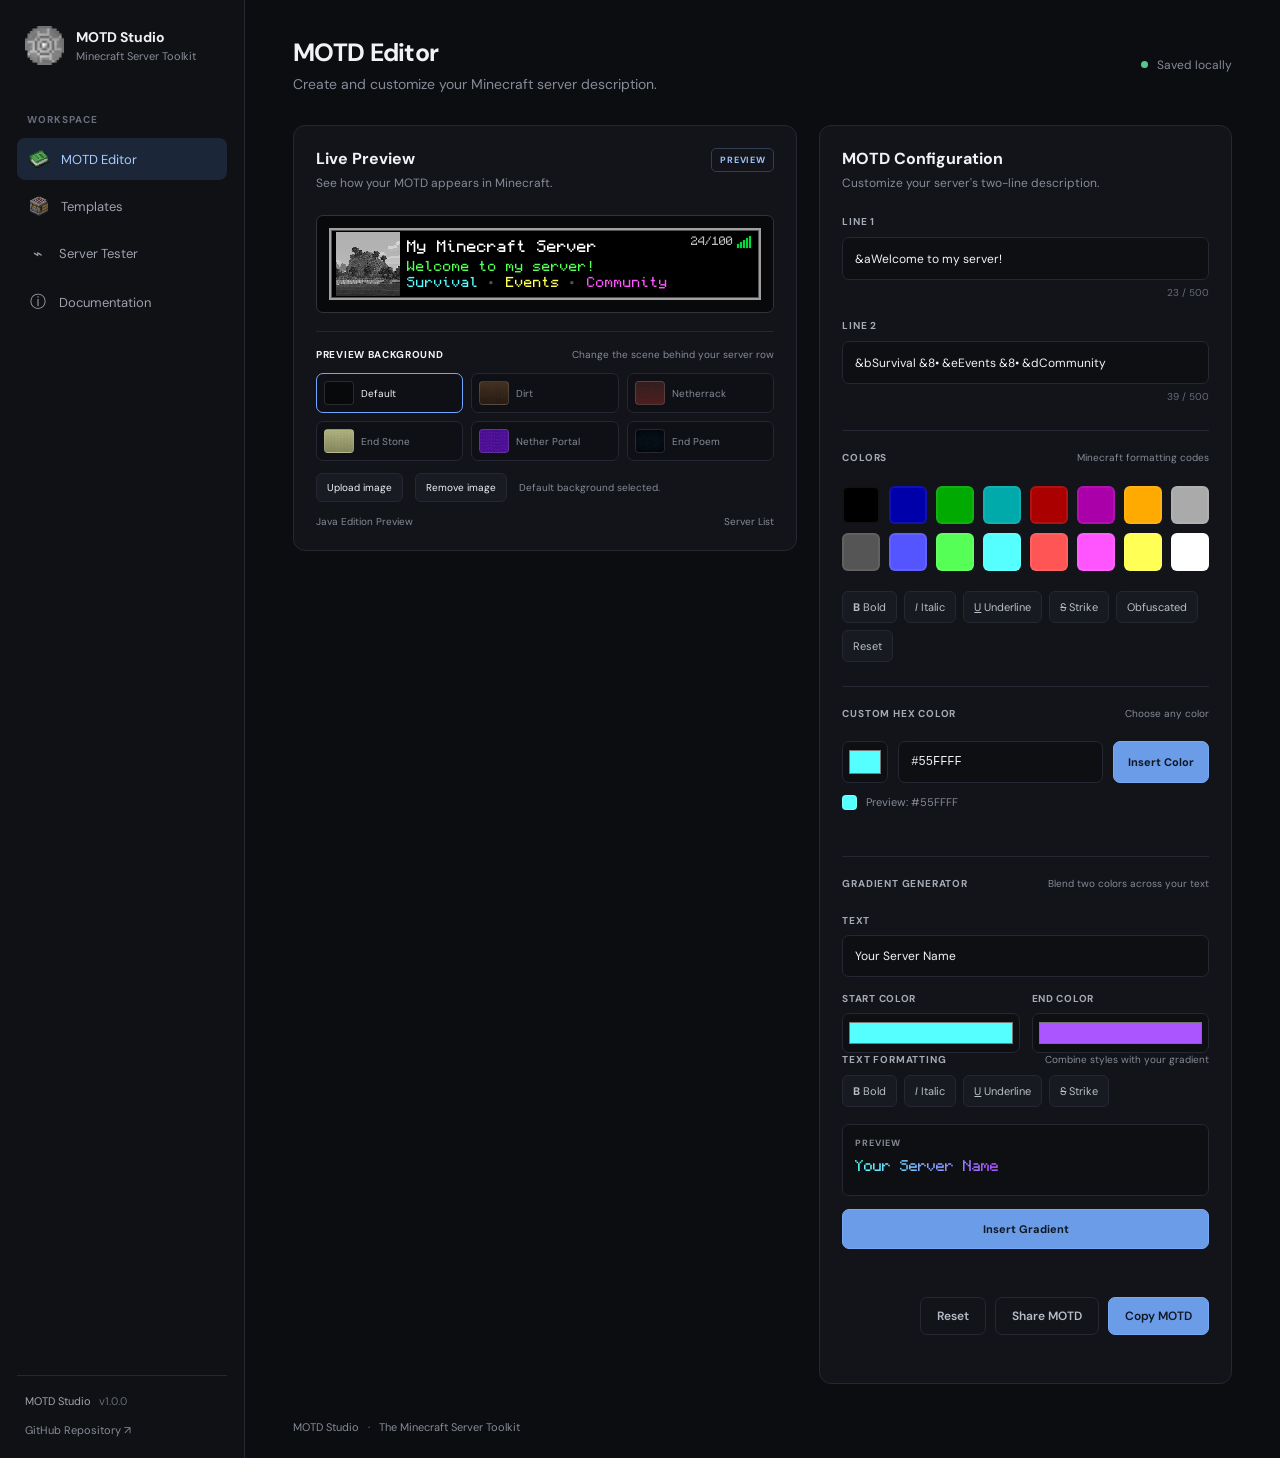
<file: index.html>
<!DOCTYPE html>
<html lang="en">
<head>
    <meta charset="UTF-8">
    <meta name="viewport" content="width=device-width, initial-scale=1.0">
    <meta name="theme-color" content="#0c0d10">
    <link rel="icon" type="image/gif" href="/assets/icons/logo.gif?v=2">
    <link rel="shortcut icon" href="/assets/icons/logo.gif?v=2">

    <title>MOTD Studio</title>
    <meta name="description" content="MOTD Studio is a Minecraft server toolkit for creating MOTDs, browsing templates, and testing servers.">

    <link rel="stylesheet" href="css/main.css">
    <link rel="stylesheet" href="css/sidebar.css?v=4">
    <link rel="stylesheet" href="css/preview.css">
    <link rel="stylesheet" href="css/preview-backgrounds.css">
    <link rel="stylesheet" href="css/editor.css">
    <link rel="stylesheet" href="css/hex-picker.css">
    <link rel="stylesheet" href="css/gradient-generator.css">
</head>
<body>
    <div class="app">

        <aside class="sidebar">
            <div class="brand">
                <img class="brand-icon" src="/assets/icons/logo.gif?v=2" alt="MOTD Studio logo" width="39" height="39">
                <div class="brand-text">
                    <h2>MOTD Studio</h2>
                    <span>Minecraft Server Toolkit</span>
                </div>
            </div>

            <div class="nav-label">WORKSPACE</div>

            <nav class="navigation">
                <a href="/" class="nav-item active" aria-current="page">
                    <img class="nav-icon nav-icon-image" src="/assets/icons/knowledge-book.png?v=4" alt="" aria-hidden="true">
                    MOTD Editor
                </a>
                <a href="/templates" class="nav-item">
                    <img class="nav-icon nav-icon-image" src="/assets/icons/crafter.png?v=2" alt="" aria-hidden="true">
                    Templates
                </a>
                <a href="/server-tester" class="nav-item">
                    <span class="nav-icon">⌁</span>
                    Server Tester
                </a>
                <a href="https://github.com/Hmr-Abood/MOTD-Studio#readme" class="nav-item" target="_blank" rel="noopener noreferrer">
                    <span class="nav-icon">ⓘ</span>
                    Documentation
                </a>
            </nav>

            <div class="sidebar-bottom">
                <div class="version">MOTD Studio <span>v1.0.0</span></div>
                <a href="https://github.com/Hmr-Abood/MOTD-Studio" target="_blank" rel="noopener noreferrer">
                    GitHub Repository ↗
                </a>
            </div>
        </aside>

        <main class="main">
            <header class="topbar">
                <div>
                    <h1>MOTD Editor</h1>
                    <p>Create and customize your Minecraft server description.</p>
                </div>

                <div class="save-status">
                    <span class="status-dot"></span>
                    Saved locally
                </div>
            </header>

            <div class="content">

                <section class="panel preview-panel" id="editor">
                    <div class="panel-header">
                        <div>
                            <h2>Live Preview</h2>
                            <p>See how your MOTD appears in Minecraft.</p>
                        </div>
                        <span class="panel-tag">PREVIEW</span>
                    </div>

                    <div class="minecraft-window">
                        <div class="server-entry">
                            <div class="server-icon">
                                <img src="assets/images/server-icon.png" alt="Minecraft server icon" width="48" height="48">
                            </div>

                            <div class="server-info">
                                <h3>My Minecraft Server</h3>
                                <div class="motd-line" id="preview-line-1">
                                    Welcome to my server!
                                </div>
                                <div class="motd-line" id="preview-line-2">
                                    Survival • Events • Community
                                </div>
                            </div>

                            <div class="server-players">
                                <span class="player-count">24/100</span>
                                <div class="connection-bars" aria-label="Full connection strength">
                                    <span></span><span></span><span></span>
                                    <span></span><span></span>
                                </div>
                            </div>
                        </div>
                    </div>

                    <div class="preview-background-controls">
                        <div class="background-control-heading">
                            <label>PREVIEW BACKGROUND</label>
                            <span>Change the scene behind your server row</span>
                        </div>
                        <div class="background-presets" id="background-presets">
                            <button type="button" class="background-option active" data-background="default" aria-pressed="true">
                                <span class="background-swatch swatch-default"></span>
                                <span>Default</span>
                            </button>
                            <button type="button" class="background-option" data-background="dirt" aria-pressed="false">
                                <span class="background-swatch swatch-dirt"></span>
                                <span>Dirt</span>
                            </button>
                            <button type="button" class="background-option" data-background="netherrack" aria-pressed="false">
                                <span class="background-swatch swatch-netherrack"></span>
                                <span>Netherrack</span>
                            </button>
                            <button type="button" class="background-option" data-background="end-stone" aria-pressed="false">
                                <span class="background-swatch swatch-end-stone"></span>
                                <span>End Stone</span>
                            </button>
                            <button type="button" class="background-option" data-background="nether-portal" aria-pressed="false">
                                <span class="background-swatch swatch-nether"></span>
                                <span>Nether Portal</span>
                            </button>
                            <button type="button" class="background-option" data-background="end-portal" aria-pressed="false">
                                <span class="background-swatch swatch-end"></span>
                                <span>End Poem</span>
                            </button>
                        </div>
                        <div class="background-upload-row">
                            <label class="background-upload" for="background-upload">Upload image</label>
                            <input type="file" id="background-upload" accept="image/png,image/jpeg,image/webp" hidden>
                            <button type="button" id="clear-background" class="background-clear">Remove image</button>
                            <span id="background-status" aria-live="polite"></span>
                        </div>
                    </div>

                    <div class="preview-footer">
                        <span>Java Edition Preview</span>
                        <span>Server List</span>
                    </div>
                </section>

                <section class="panel editor-panel">
                    <div class="panel-header">
                        <div>
                            <h2>MOTD Configuration</h2>
                            <p>Customize your server's two-line description.</p>
                        </div>
                    </div>

                    <div class="field">
                        <label for="line1">LINE 1</label>
                        <input
                            type="text"
                            id="line1"
                            maxlength="500"
                            value="&aWelcome to my server!"
                            placeholder="Enter first line..."
                        >
                        <span class="character-count" id="count-1">22 / 500</span>
                    </div>

                    <div class="field">
                        <label for="line2">LINE 2</label>
                        <input
                            type="text"
                            id="line2"
                            maxlength="500"
                            value="&bSurvival &8• &eEvents &8• &dCommunity"
                            placeholder="Enter second line..."
                        >
                        <span class="character-count" id="count-2">39 / 500</span>
                    </div>

                    <div class="formatting">
                        <div class="formatting-header">
                            <label>COLORS</label>
                            <span>Minecraft formatting codes</span>
                        </div>

                        <div class="color-grid">
                            <button type="button" data-code="&0" class="color black" aria-label="Black"></button>
                            <button type="button" data-code="&1" class="color dark-blue" aria-label="Dark blue"></button>
                            <button type="button" data-code="&2" class="color dark-green" aria-label="Dark green"></button>
                            <button type="button" data-code="&3" class="color dark-aqua" aria-label="Dark aqua"></button>
                            <button type="button" data-code="&4" class="color dark-red" aria-label="Dark red"></button>
                            <button type="button" data-code="&5" class="color dark-purple" aria-label="Dark purple"></button>
                            <button type="button" data-code="&6" class="color gold" aria-label="Gold"></button>
                            <button type="button" data-code="&7" class="color gray" aria-label="Gray"></button>
                            <button type="button" data-code="&8" class="color dark-gray" aria-label="Dark gray"></button>
                            <button type="button" data-code="&9" class="color blue" aria-label="Blue"></button>
                            <button type="button" data-code="&a" class="color green" aria-label="Green"></button>
                            <button type="button" data-code="&b" class="color aqua" aria-label="Aqua"></button>
                            <button type="button" data-code="&c" class="color red" aria-label="Red"></button>
                            <button type="button" data-code="&d" class="color light-purple" aria-label="Light purple"></button>
                            <button type="button" data-code="&e" class="color yellow" aria-label="Yellow"></button>
                            <button type="button" data-code="&f" class="color white" aria-label="White"></button>
                        </div>

                        <div class="format-buttons">
                            <button type="button" data-code="&l"><b>B</b> Bold</button>
                            <button type="button" data-code="&o"><i>I</i> Italic</button>
                            <button type="button" data-code="&n"><u>U</u> Underline</button>
                            <button type="button" data-code="&m"><s>S</s> Strike</button>
                            <button type="button" data-code="&k">Obfuscated</button>
                            <button type="button" data-code="&r">Reset</button>
                        </div>
                    </div>

                    <div class="hex-picker">
                        <div class="formatting-header">
                            <label for="hex-color">CUSTOM HEX COLOR</label>
                            <span>Choose any color</span>
                        </div>

                        <div class="hex-controls">
                            <input type="color" id="hex-color" value="#55FFFF" aria-label="Choose a custom color">
                            <input type="text" id="hex-value" value="#55FFFF" maxlength="7" spellcheck="false" aria-label="Hex color value">
                            <button type="button" id="apply-hex">Insert Color</button>
                        </div>

                        <div class="hex-preview">
                            <span id="hex-preview-swatch"></span>
                            <span id="hex-preview-label">Preview: #55FFFF</span>
                        </div>
                        <p class="hex-error" id="hex-error" aria-live="polite"></p>
                    </div>

                    <div class="gradient-generator">
                        <div class="formatting-header">
                            <label for="gradient-text">GRADIENT GENERATOR</label>
                            <span>Blend two colors across your text</span>
                        </div>

                        <div class="gradient-text-field">
                            <label for="gradient-text">TEXT</label>
                            <input type="text" id="gradient-text" maxlength="500" value="Your Server Name" placeholder="Enter text for your gradient">
                        </div>

                        <div class="gradient-colors">
                            <div class="gradient-color-field">
                                <label for="gradient-start">START COLOR</label>
                                <input type="color" id="gradient-start" value="#55FFFF">
                            </div>
                            <div class="gradient-color-field">
                                <label for="gradient-end">END COLOR</label>
                                <input type="color" id="gradient-end" value="#AA55FF">
                            </div>
                        </div>

                        <div class="gradient-formatting">
                            <div class="formatting-header">
                                <label>TEXT FORMATTING</label>
                                <span>Combine styles with your gradient</span>
                            </div>
                            <div class="format-buttons">
                                <button type="button" data-gradient-format="l" aria-pressed="false"><b>B</b> Bold</button>
                                <button type="button" data-gradient-format="o" aria-pressed="false"><i>I</i> Italic</button>
                                <button type="button" data-gradient-format="n" aria-pressed="false"><u>U</u> Underline</button>
                                <button type="button" data-gradient-format="m" aria-pressed="false"><s>S</s> Strike</button>
                            </div>
                        </div>

                        <div class="gradient-preview-wrap">
                            <span class="gradient-preview-label">PREVIEW</span>
                            <div id="gradient-preview" class="gradient-preview">Your Server Name</div>
                        </div>

                        <button type="button" id="insert-gradient" class="gradient-insert-button">Insert Gradient</button>
                        <p id="gradient-status" class="gradient-status" aria-live="polite"></p>
                    </div>

                    <div class="editor-actions">
                        <button type="button" class="secondary-button" id="reset-button">
                            Reset
                        </button>
                        <button type="button" class="secondary-button" id="share-button">
                            Share MOTD
                        </button>
                        <button type="button" class="primary-button" id="copy-button">
                            Copy MOTD
                        </button>
                    </div>

                    <div class="copy-status" id="copy-status" aria-live="polite"></div>
                </section>



            </div>

            <footer id="editor-footer">
                MOTD Studio <span>·</span> The Minecraft Server Toolkit
            </footer>
        </main>
    </div>

    <script type="module" src="js/main.js"></script>
</body>
</html>
</file>
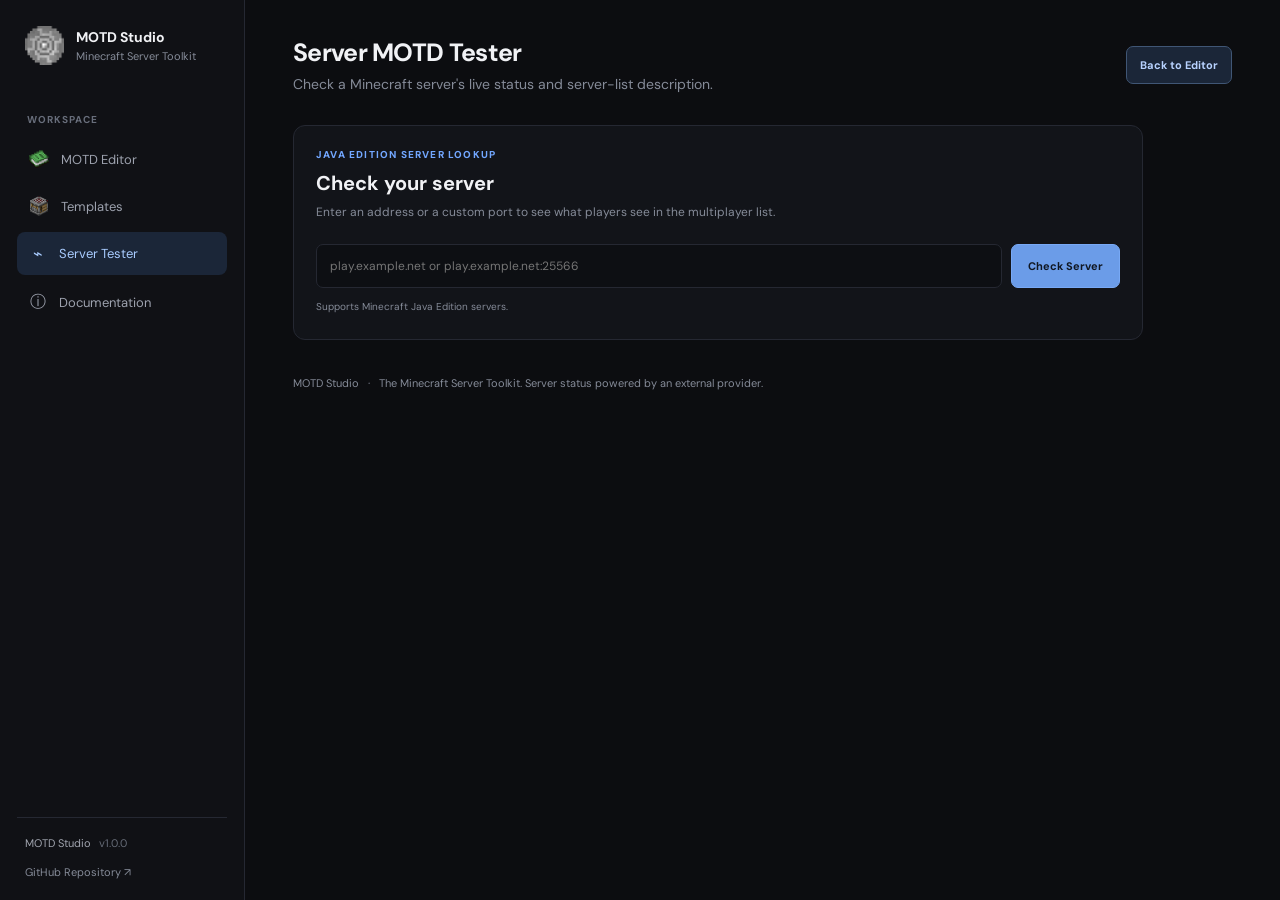
<file: server-tester.html>
<!DOCTYPE html>
<html lang="en">
<head>
    <meta charset="UTF-8">
    <meta name="viewport" content="width=device-width, initial-scale=1.0">
    <meta name="theme-color" content="#0c0d10">
    <link rel="icon" type="image/gif" href="/assets/icons/logo.gif?v=2">
    <link rel="shortcut icon" href="/assets/icons/logo.gif?v=2">
    <title>Server MOTD Tester | MOTD Studio</title>
    <meta name="description" content="Test Minecraft Java servers with MOTD Studio, the Minecraft Server Toolkit. Check status, MOTD, players, and version.">
    <link rel="stylesheet" href="css/main.css">
    <link rel="stylesheet" href="css/sidebar.css?v=4">
    <link rel="stylesheet" href="css/server-tester.css">
</head>
<body>
<div class="app">
    <aside class="sidebar">
        <div class="brand"><img class="brand-icon" src="/assets/icons/logo.gif?v=2" alt="MOTD Studio logo" width="39" height="39"><div class="brand-text"><h2>MOTD Studio</h2><span>Minecraft Server Toolkit</span></div></div>
        <div class="nav-label">WORKSPACE</div>
        <nav class="navigation">
            <a href="/" class="nav-item"><img class="nav-icon nav-icon-image" src="/assets/icons/knowledge-book.png?v=4" alt="" aria-hidden="true">MOTD Editor</a>
            <a href="/templates" class="nav-item"><img class="nav-icon nav-icon-image" src="/assets/icons/crafter.png?v=2" alt="" aria-hidden="true">Templates</a>
            <a href="/server-tester" class="nav-item active" aria-current="page"><span class="nav-icon">⌁</span>Server Tester</a>
            <a href="https://github.com/Hmr-Abood/MOTD-Studio#readme" class="nav-item" target="_blank" rel="noopener noreferrer"><span class="nav-icon">ⓘ</span>Documentation</a>
        </nav>
        <div class="sidebar-bottom"><div class="version">MOTD Studio <span>v1.0.0</span></div><a href="https://github.com/Hmr-Abood/MOTD-Studio" target="_blank" rel="noopener noreferrer">GitHub Repository ↗</a></div>
    </aside>
    <main class="main tester-main">
        <header class="topbar">
            <div><h1>Server MOTD Tester</h1><p>Check a Minecraft server's live status and server-list description.</p></div>
            <a class="tester-back" href="/">Back to Editor</a>
        </header>
        <section class="panel tester-search-panel">
            <div class="tester-heading"><span class="eyebrow">JAVA EDITION SERVER LOOKUP</span><h2>Check your server</h2><p>Enter an address or a custom port to see what players see in the multiplayer list.</p></div>
            <form id="server-lookup-form" class="server-lookup-form">
                <label class="sr-only" for="server-address">Server address</label>
                <input id="server-address" name="address" type="text" maxlength="260" placeholder="play.example.net or play.example.net:25566" autocomplete="url" required>
                <button type="submit" id="server-lookup-button">Check Server</button>
            </form>
            <p class="tester-status" id="tester-status" role="status" aria-live="polite">Supports Minecraft Java Edition servers.</p>
        </section>
        <section class="panel server-result" id="server-result" hidden aria-live="polite">
            <div class="server-result-heading">
                <div><span class="eyebrow">SERVER STATUS</span><h2 id="result-hostname">Server</h2></div>
                <span class="server-state" id="server-state">Checking</span>
            </div>
            <div class="server-preview">
                <div class="result-icon"><img id="result-icon" alt="Server icon" hidden><span id="result-icon-fallback">M</span></div>
                <div class="result-motd" id="result-motd"><p>No MOTD available.</p></div>
                <div class="result-players"><strong id="result-player-count">—</strong><span>PLAYERS</span></div>
            </div>
            <div class="server-details">
                <div><span>VERSION</span><strong id="result-version">—</strong></div>
                <div><span>SOFTWARE</span><strong id="result-software">—</strong></div>
                <div><span>ADDRESS</span><strong id="result-address">—</strong></div>
            </div>
            <div class="tester-actions"><button type="button" id="test-again-button">Check Again</button></div>
        </section>
        <footer>MOTD Studio <span>·</span> The Minecraft Server Toolkit. Server status powered by an external provider.</footer>
    </main>
</div>
<script type="module" src="js/server-tester.js"></script>
</body>
</html>
</file>
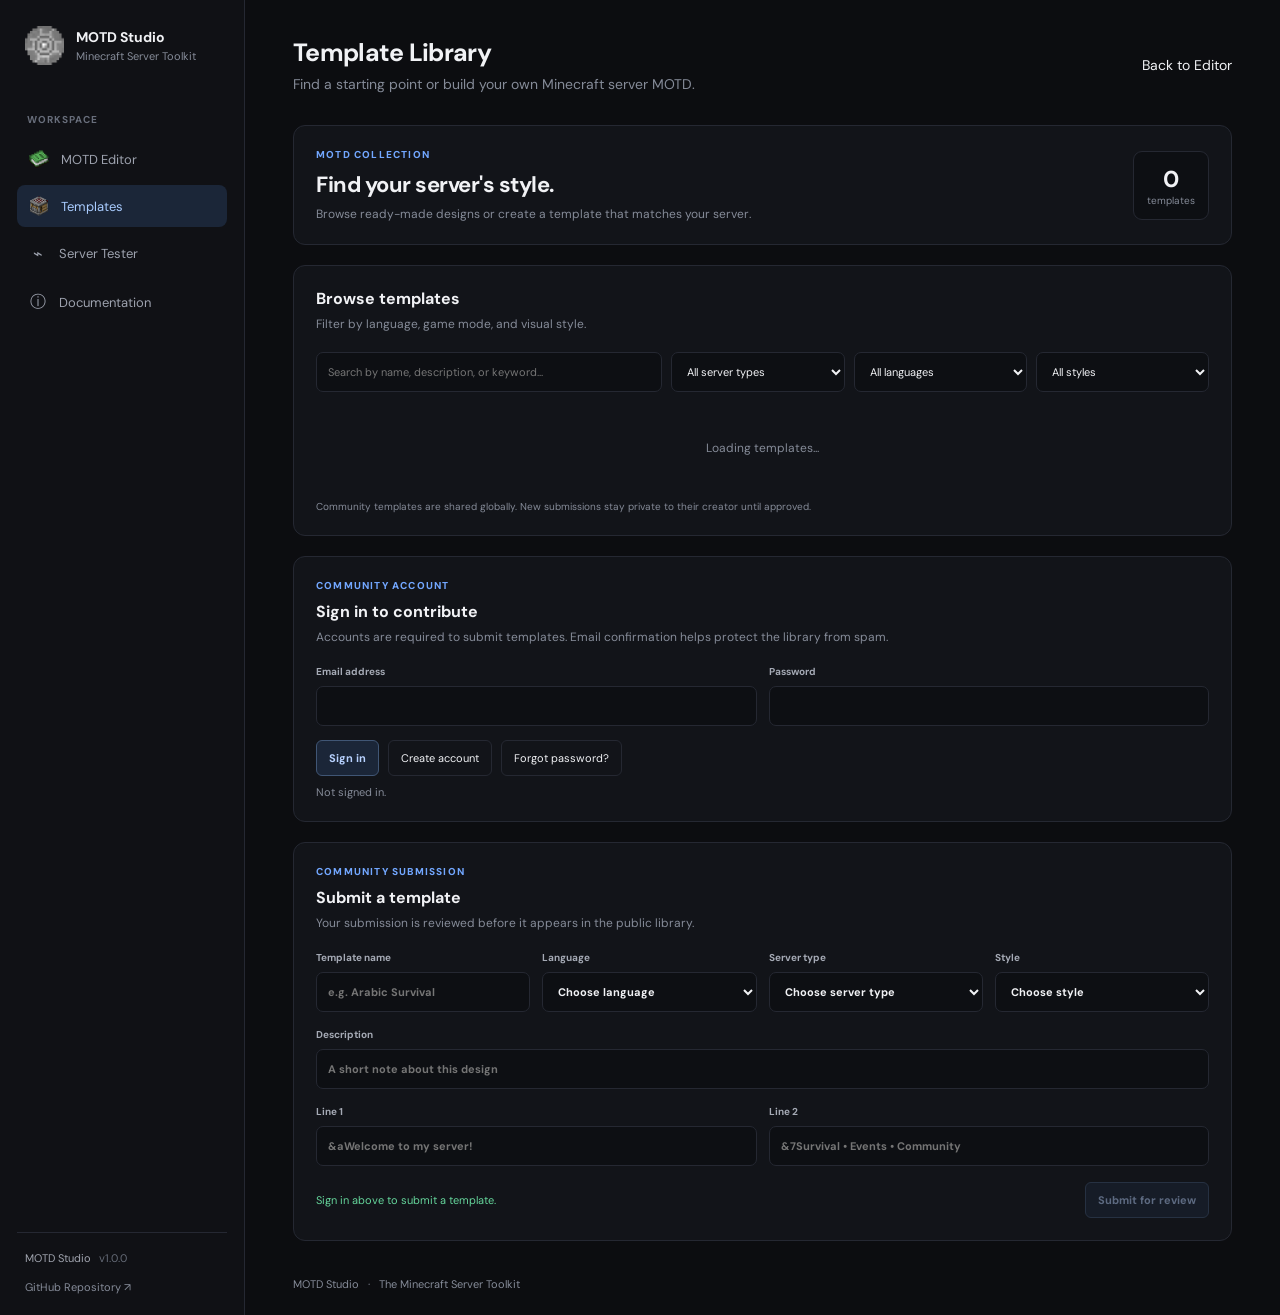
<file: templates.html>
<!DOCTYPE html>
<html lang="en">
<head>
    <meta charset="UTF-8">
    <meta name="viewport" content="width=device-width, initial-scale=1.0">
    <meta name="theme-color" content="#0c0d10">
    <link rel="icon" type="image/gif" href="/assets/icons/logo.gif?v=2">
    <link rel="shortcut icon" href="/assets/icons/logo.gif?v=2">
    <title>Templates | MOTD Studio</title>
    <meta name="description" content="Browse and create Minecraft server MOTD templates with MOTD Studio, the Minecraft Server Toolkit.">
    <link rel="stylesheet" href="css/main.css">
    <link rel="stylesheet" href="css/sidebar.css?v=4">
    <link rel="stylesheet" href="css/templates-page.css">
</head>
<body>
<div class="app">
    <aside class="sidebar">
        <div class="brand">
            <img class="brand-icon" src="/assets/icons/logo.gif?v=2" alt="MOTD Studio logo" width="39" height="39">
            <div class="brand-text"><h2>MOTD Studio</h2><span>Minecraft Server Toolkit</span></div>
        </div>
        <div class="nav-label">WORKSPACE</div>
        <nav class="navigation">
            <a href="/" class="nav-item"><img class="nav-icon nav-icon-image" src="/assets/icons/knowledge-book.png?v=4" alt="" aria-hidden="true">MOTD Editor</a>
            <a href="/templates" class="nav-item active" aria-current="page"><img class="nav-icon nav-icon-image" src="/assets/icons/crafter.png?v=2" alt="" aria-hidden="true">Templates</a>
            <a href="/server-tester" class="nav-item"><span class="nav-icon">⌁</span>Server Tester</a>

            <a href="https://github.com/Hmr-Abood/MOTD-Studio#readme" class="nav-item" target="_blank" rel="noopener noreferrer"><span class="nav-icon">ⓘ</span>Documentation</a>
        </nav>
        <div class="sidebar-bottom">
            <div class="version">MOTD Studio <span>v1.0.0</span></div>
            <a href="https://github.com/Hmr-Abood/MOTD-Studio" target="_blank" rel="noopener noreferrer">GitHub Repository ↗</a>
        </div>
    </aside>
    <main class="main templates-main">
        <header class="topbar">
            <div><h1>Template Library</h1><p>Find a starting point or build your own Minecraft server MOTD.</p></div>
            <a class="back-editor" href="/">Back to Editor</a>
        </header>
        <div class="templates-content">
            <section class="template-intro panel">
                <div><span class="eyebrow">MOTD COLLECTION</span><h2>Find your server's style.</h2><p>Browse ready-made designs or create a template that matches your server.</p></div>
                <div class="template-count"><strong id="template-count">0</strong><span>templates</span></div>
            </section>

            <section class="panel library-panel">
                <div class="library-heading"><div><h2>Browse templates</h2><p>Filter by language, game mode, and visual style.</p></div></div>
                <div class="template-controls">
                    <input type="search" id="template-search" placeholder="Search by name, description, or keyword..." aria-label="Search templates">
                    <select id="filter-category" aria-label="Filter by server type">
                        <option value="All">All server types</option><option>Survival</option><option>SMP</option><option>PvP</option><option>Factions</option><option>Creative</option><option>Minigames</option><option>Network</option><option>Other</option>
                    </select>
                    <select id="filter-language" aria-label="Filter by language">
                        <option value="All">All languages</option><option>English</option><option>Arabic</option><option>Spanish</option><option>French</option><option>German</option><option>Portuguese</option><option>Other</option>
                    </select>
                    <select id="filter-style" aria-label="Filter by style">
                        <option value="All">All styles</option><option>Clean</option><option>Minimal</option><option>Colorful</option><option>Gradient</option><option>Seasonal</option>
                    </select>
                </div>
                <div class="template-grid" id="template-grid" aria-live="polite"><p class="templates-loading">Loading templates...</p></div>
                <p class="library-note">Community templates are shared globally. New submissions stay private to their creator until approved.</p>
            </section>

            <section class="panel auth-panel" id="community-account">
                <div class="library-heading"><div><span class="eyebrow">COMMUNITY ACCOUNT</span><h2>Sign in to contribute</h2><p>Accounts are required to submit templates. Email confirmation helps protect the library from spam.</p></div></div>
                <form id="community-auth-form">
                    <div class="auth-fields">
                        <label>Email address<input id="community-email" type="email" autocomplete="email" maxlength="254" required></label>
                        <label>Password<input id="community-password" type="password" autocomplete="current-password" minlength="8" maxlength="72" required></label>
                    </div>
                    <div class="auth-actions">
                        <button type="submit" class="create-button" id="sign-in-button">Sign in</button>
                        <button type="button" class="auth-secondary" id="sign-up-button">Create account</button>
                        <button type="button" class="auth-secondary" id="forgot-password-button">Forgot password?</button>
                        <button type="button" class="auth-secondary" id="sign-out-button" hidden>Sign out</button>
                        <span id="auth-status" role="status" aria-live="polite"></span>
                    </div>
                </form>
                <form id="password-reset-form" class="password-reset-form" hidden>
                    <h3>Choose a new password</h3>
                    <p>Enter your new password below. Use at least 8 characters.</p>
                    <div class="auth-fields">
                        <label>New password<input id="new-password" type="password" autocomplete="new-password" minlength="8" maxlength="72" required></label>
                        <label>Confirm new password<input id="confirm-new-password" type="password" autocomplete="new-password" minlength="8" maxlength="72" required></label>
                    </div>
                    <div class="auth-actions">
                        <button type="submit" class="create-button" id="save-new-password-button">Update password</button>
                    </div>
                </form>
                <p class="auth-account-state" id="account-state">Not signed in.</p>
            </section>

            <section class="panel create-panel" id="create-template">
                <div class="library-heading"><div><span class="eyebrow">COMMUNITY SUBMISSION</span><h2>Submit a template</h2><p>Your submission is reviewed before it appears in the public library.</p></div></div>
                <form id="create-template-form">
                    <div class="form-grid">
                        <label>Template name<input id="custom-name" type="text" maxlength="40" placeholder="e.g. Arabic Survival" required></label>
                        <label>Language<select id="custom-language" required><option value="">Choose language</option><option>English</option><option>Arabic</option><option>Spanish</option><option>French</option><option>German</option><option>Portuguese</option><option>Other</option></select></label>
                        <label>Server type<select id="custom-category" required><option value="">Choose server type</option><option>Survival</option><option>SMP</option><option>PvP</option><option>Factions</option><option>Creative</option><option>Minigames</option><option>Network</option><option>Other</option></select></label>
                        <label>Style<select id="custom-style" required><option value="">Choose style</option><option>Clean</option><option>Minimal</option><option>Colorful</option><option>Gradient</option><option>Seasonal</option></select></label>
                    </div>
                    <label class="full-field">Description<input id="custom-description" type="text" maxlength="100" placeholder="A short note about this design" required></label>
                    <div class="motd-fields">
                        <label>Line 1<input id="custom-line-1" type="text" maxlength="500" placeholder="&aWelcome to my server!" required></label>
                        <label>Line 2<input id="custom-line-2" type="text" maxlength="500" placeholder="&7Survival • Events • Community" required></label>
                    </div>
                    <div class="create-actions"><p id="create-status" aria-live="polite">Sign in above to submit a template.</p><button type="submit" class="create-button" id="submit-template-button" disabled>Submit for review</button></div>
                </form>
            </section>
        </div>
        <footer>MOTD Studio <span>·</span> The Minecraft Server Toolkit</footer>
    </main>
</div>
    <div class="email-tip-backdrop" id="email-tip-modal" hidden>
        <section class="email-tip-dialog" role="dialog" aria-modal="true" aria-labelledby="email-tip-title" aria-describedby="email-tip-description">
            <div class="email-tip-icon" aria-hidden="true">✉</div>
            <h2 id="email-tip-title">Check your email folders</h2>
            <p id="email-tip-description">If you don't see the confirmation or password reset email in your inbox, check your <strong>Spam</strong> or <strong>Junk</strong> folder. You can also search for <strong>MOTD Studio</strong>.</p>
            <button type="button" class="create-button" id="email-tip-close">Got it</button>
        </section>
    </div>
<script type="module" src="js/templates-page.js"></script>
</body>
</html>
</file>
<file: css/main.css>
@import url('https://fonts.googleapis.com/css2?family=DM+Sans:wght@400;500;600;700;800&display=swap');

:root {
    --background: #0c0d10;
    --surface: #121419;
    --surface-light: #181b22;
    --border: #252832;
    --text: #f1f2f5;
    --muted: #858b98;
    --accent: #72a7ff;
    --accent-hover: #8bb7ff;
    --radius: 12px;
}


@font-face {
    font-family: "Minecraft";
    src: url("../assets/fonts/Minecraft.ttf") format("truetype");
    font-display: swap;
}

.server-info {
    font-family: "Minecraft", monospace;
}

* {
    box-sizing: border-box;
    margin: 0;
    padding: 0;
}

body {
    min-height: 100vh;
    background: var(--background);
    color: var(--text);
    font-family: 'DM Sans', sans-serif;
    font-size: 14px;
}

button, input {
    font: inherit;
}

button {
    cursor: pointer;
}

a {
    color: inherit;
    text-decoration: none;
}

.app {
    display: flex;
    min-height: 100vh;
}

.main {
    flex: 1;
    min-width: 0;
    padding: 36px 48px 24px;
}

.topbar {
    display: flex;
    justify-content: space-between;
    align-items: center;
    gap: 20px;
    margin-bottom: 32px;
}

.topbar h1 {
    font-size: 25px;
    font-weight: 700;
    letter-spacing: -0.7px;
}

.topbar p,
.panel-header p {
    color: var(--muted);
    margin-top: 6px;
}

.save-status {
    display: flex;
    align-items: center;
    gap: 9px;
    color: var(--muted);
    font-size: 12px;
}

.status-dot {
    width: 7px;
    height: 7px;
    border-radius: 50%;
    background: #53c98b;
}

.content {
    display: grid;
    grid-template-columns: minmax(0, 1.1fr) minmax(340px, 0.9fr);
    align-items: start;
    gap: 22px;
}

.panel {
    min-width: 0;
    background: var(--surface);
    border: 1px solid var(--border);
    border-radius: var(--radius);
    padding: 22px;
}

.panel-header {
    display: flex;
    justify-content: space-between;
    align-items: flex-start;
    gap: 12px;
    margin-bottom: 24px;
}

.panel-header h2 {
    font-size: 16px;
    font-weight: 700;
}

.panel-header p {
    font-size: 12px;
}

footer {
    margin-top: 36px;
    color: var(--muted);
    font-size: 11px;
}

footer span {
    margin: 0 6px;
}

@media (max-width: 1050px) {
    .main {
        padding: 28px;
    }

    .content {
        grid-template-columns: 1fr;
    }
}

@media (max-width: 600px) {
    .main {
        padding: 22px 15px;
    }

    .topbar {
        align-items: flex-start;
        flex-direction: column;
    }

    .panel {
        padding: 17px;
    }
}
</file>
<file: css/sidebar.css>
.sidebar {
    width: 245px;
    flex-shrink: 0;
    display: flex;
    flex-direction: column;
    min-height: 100vh;
    padding: 26px 17px 20px;
    background: #101115;
    border-right: 1px solid var(--border);
}

.brand {
    display: flex;
    align-items: center;
    gap: 12px;
    padding: 0 8px;
    margin-bottom: 48px;
}

.brand-icon {
    display: block;
    width: 39px;
    height: 39px;
    flex: 0 0 39px;
    object-fit: contain;
    border-radius: 9px;
}

.brand-text h2 {
    font-size: 14px;
    font-weight: 700;
}

.brand-text span {
    display: block;
    margin-top: 3px;
    color: var(--muted);
    font-size: 11px;
}

.nav-label {
    padding: 0 10px;
    margin-bottom: 12px;
    color: #686e7b;
    font-size: 10px;
    font-weight: 700;
    letter-spacing: 1px;
}

.navigation {
    display: flex;
    flex-direction: column;
    gap: 5px;
}

.nav-item {
    display: flex;
    align-items: center;
    gap: 12px;
    padding: 11px 12px;
    border-radius: 8px;
    color: #9da2ae;
    font-size: 13px;
    transition: background 0.2s, color 0.2s;
}

.nav-item:hover {
    background: var(--surface-light);
    color: var(--text);
}

.nav-item.active {
    background: #1b2638;
    color: #a9ccff;
}

.nav-icon {
    width: 18px;
    text-align: center;
    font-size: 16px;
}

.nav-icon-image {
    display: inline-block;
    width: 20px;
    min-width: 20px;
    height: 20px;
    flex: 0 0 20px;
    object-fit: contain;
    vertical-align: middle;
    visibility: visible;
    opacity: 1;
}

.sidebar-bottom {
    margin-top: auto;
    padding: 18px 8px 0;
    border-top: 1px solid var(--border);
}

.version {
    margin-bottom: 12px;
    color: #a1a5af;
    font-size: 11px;
}

.version span {
    margin-left: 5px;
    color: #656b77;
}

.sidebar-bottom a {
    color: var(--muted);
    font-size: 11px;
}

.sidebar-bottom a:hover {
    color: var(--text);
}

@media (max-width: 700px) {
    .sidebar {
        width: 65px;
        padding: 20px 8px;
    }

    .brand {
        justify-content: center;
        padding: 0;
        margin-bottom: 35px;
    }

    .brand-text,
    .nav-label,
    .sidebar-bottom {
        display: none;
    }

    .nav-item {
        justify-content: center;
        padding: 12px 0;
        font-size: 0;
    }

    .nav-icon {
        font-size: 19px;
    }
}


.nav-item[aria-disabled="true"] {
    opacity: 0.45;
    cursor: not-allowed;
}

/* Keep app navigation clickable above page content. */
.navigation { position:relative; z-index:20; }
.navigation .nav-item { position:relative; z-index:21; pointer-events:auto; }
</file>
<file: css/preview.css>
.panel-tag {
    padding: 5px 8px;
    border: 1px solid #303e54;
    border-radius: 5px;
    color: #9ec3ff;
    font-size: 9px;
    font-weight: 700;
    letter-spacing: 0.7px;
}

/* Minecraft Java server-list preview */
.minecraft-window {
    padding: 12px;
    background: #08090b;
    border: 1px solid #30333a;
    border-radius: 7px;
}

.server-entry {
    display: flex;
    align-items: center;
    gap: 7px;
    min-height: 72px;
    padding: 2px 5px;
    overflow: hidden;
    background: #000;
    border: 2px solid #a0a0a0;
    box-shadow: inset 0 0 0 1px #555;
    font-family: "Minecraft", monospace;
}

.server-icon {
    width: 64px;
    height: 64px;
    flex: 0 0 64px;
    overflow: hidden;
    background: #111;
}

.server-icon img {
    display: block;
    width: 100%;
    height: 100%;
    object-fit: cover;
    image-rendering: pixelated;
}

.server-info {
    flex: 1 1 auto;
    min-width: 0;
    overflow: hidden;
    font-family: "Minecraft", monospace;
}

.server-info h3 {
    margin: 0 0 2px;
    overflow: hidden;
    color: #fff;
    font-family: "Minecraft", monospace;
    font-size: 15px;
    font-weight: 400;
    line-height: 18px;
    text-overflow: ellipsis;
    white-space: nowrap;
}

.motd-line {
    overflow: hidden;
    color: #fff;
    font-family: "Minecraft", monospace;
    font-size: 13px;
    line-height: 16px;
    white-space: pre;
}

.server-players {
    display: flex;
    flex: 0 0 auto;
    align-self: flex-start;
    align-items: center;
    gap: 4px;
    margin: 2px 1px 0 4px;
    color: #bdbdbd;
    font-family: "Minecraft", monospace;
    font-size: 11px;
    line-height: 14px;
    white-space: nowrap;
}

.player-count {
    color: #bdbdbd;
}

.connection-bars {
    display: flex;
    align-items: flex-end;
    gap: 1px;
    width: 16px;
    height: 13px;
}

.connection-bars span {
    display: block;
    width: 2px;
    height: 4px;
    background: #00d83b;
    box-shadow: 0 0 1px #00d83b;
}

.connection-bars span:nth-child(2) { height: 6px; }
.connection-bars span:nth-child(3) { height: 8px; }
.connection-bars span:nth-child(4) { height: 10px; }
.connection-bars span:nth-child(5) { height: 12px; }

.preview-footer {
    display: flex;
    justify-content: space-between;
    margin-top: 13px;
    color: var(--muted);
    font-size: 10px;
}

@media (max-width: 520px) {
    .minecraft-window {
        padding: 8px;
    }

    .server-entry {
        gap: 6px;
        padding: 2px 4px;
    }

    .server-icon {
        width: 48px;
        height: 48px;
        flex-basis: 48px;
    }

    .server-info h3 {
        font-size: 12px;
        line-height: 15px;
    }

    .motd-line {
        font-size: 10px;
        line-height: 13px;
    }

    .server-players {
        gap: 3px;
        margin-left: 2px;
        font-size: 9px;
    }

    .connection-bars {
        transform: scale(.85);
        transform-origin: right center;
    }
}
</file>
<file: css/preview-backgrounds.css>
/* Preview background picker */
.preview-background-controls {
    margin-top: 18px;
    padding-top: 16px;
    border-top: 1px solid var(--border);
}
.background-control-heading {
    display: flex;
    flex-wrap: wrap;
    align-items: center;
    justify-content: space-between;
    gap: 8px;
    margin-bottom: 12px;
}
.background-control-heading label {
    color: var(--text);
    font-size: 10px;
    font-weight: 700;
    letter-spacing: .7px;
}
.background-control-heading span,
#background-status {
    color: var(--muted);
    font-size: 10px;
}
.background-presets {
    display: grid;
    grid-template-columns: repeat(3, minmax(0, 1fr));
    gap: 8px;
}
.background-option {
    display: flex;
    align-items: center;
    gap: 7px;
    min-width: 0;
    padding: 7px;
    border: 1px solid var(--border);
    border-radius: 7px;
    background: #0e1015;
    color: var(--muted);
    font-size: 10px;
    text-align: left;
}
.background-option:hover,
.background-option.active {
    border-color: var(--accent);
    color: var(--text);
}
.background-swatch {
    width: 30px;
    height: 24px;
    flex: 0 0 30px;
    border: 1px solid #ffffff22;
    border-radius: 4px;
    background-size: cover;
    background-position: center;
}
.swatch-default { background: #08090b; }
.swatch-dirt { background-image: url("../assets/images/dirt.png"); }
.swatch-netherrack { background-image: url("../assets/images/netherrack.png"); }
.swatch-end-stone { background-image: url("../assets/images/end-stone.png"); }
.swatch-nether { background-image: url("../assets/images/nether-portal.png"); }
.swatch-end { background-image: url("../assets/images/end-poem.png"); }

.background-upload-row {
    display: flex;
    flex-wrap: wrap;
    align-items: center;
    gap: 12px;
    margin-top: 12px;
}
.background-upload,
.background-clear {
    padding: 7px 10px;
    border: 1px solid var(--border);
    border-radius: 6px;
    background: #181b22;
    color: var(--text);
    font-size: 10px;
    cursor: pointer;
}
.background-upload:hover,
.background-clear:hover { border-color: var(--accent); }

.minecraft-window {
    background-position: center;
    background-size: cover;
    transition: background-image .2s ease;
}
.minecraft-window[data-preview-background="dirt"] { background-image: url("../assets/images/dirt.png"); }
.minecraft-window[data-preview-background="netherrack"] { background-image: url("../assets/images/netherrack.png"); }
.minecraft-window[data-preview-background="end-stone"] { background-image: url("../assets/images/end-stone.png"); }
.minecraft-window[data-preview-background="nether-portal"] { background-image: url("../assets/images/nether-portal.png"); }
.minecraft-window[data-preview-background="end-portal"] { background-image: url("../assets/images/end-poem.png"); }
.minecraft-window[data-custom-background="true"] {
    background-repeat: no-repeat;
    background-position: center;
    background-size: cover;
}

@media (max-width: 450px) {
    .background-presets { grid-template-columns: repeat(2, minmax(0, 1fr)); }
}
</file>
<file: css/editor.css>
.field {
    position: relative;
    margin-bottom: 20px;
}

.field label,
.formatting-header label {
    display: block;
    margin-bottom: 9px;
    color: #a5aab5;
    font-size: 10px;
    font-weight: 700;
    letter-spacing: 0.8px;
}

.field input {
    width: 100%;
    height: 43px;
    padding: 0 12px;
    outline: none;
    border: 1px solid var(--border);
    border-radius: 7px;
    background: #0d0f13;
    color: var(--text);
    font-size: 12px;
    transition: border 0.2s;
}

.field input:focus {
    border-color: var(--accent);
}

.character-count {
    display: block;
    margin-top: 6px;
    color: #666d7a;
    font-size: 10px;
    text-align: right;
}

.formatting {
    margin-top: 27px;
    padding-top: 20px;
    border-top: 1px solid var(--border);
}

.formatting-header {
    display: flex;
    justify-content: space-between;
    gap: 10px;
}

.formatting-header span {
    color: var(--muted);
    font-size: 10px;
}

.color-grid {
    display: grid;
    grid-template-columns: repeat(8, 1fr);
    gap: 9px;
    margin: 13px 0 20px;
}

.color {
    width: 100%;
    aspect-ratio: 1;
    border: 2px solid #ffffff12;
    border-radius: 6px;
    transition: transform 0.15s, border-color 0.15s;
}

.color:hover {
    transform: translateY(-2px);
    border-color: #fff;
}

.black { background: #000000; }
.dark-blue { background: #0000aa; }
.dark-green { background: #00aa00; }
.dark-aqua { background: #00aaaa; }
.dark-red { background: #aa0000; }
.dark-purple { background: #aa00aa; }
.gold { background: #ffaa00; }
.gray { background: #aaaaaa; }
.dark-gray { background: #555555; }
.blue { background: #5555ff; }
.green { background: #55ff55; }
.aqua { background: #55ffff; }
.red { background: #ff5555; }
.light-purple { background: #ff55ff; }
.yellow { background: #ffff55; }
.white { background: #ffffff; }

.format-buttons {
    display: flex;
    flex-wrap: wrap;
    gap: 7px;
}

.format-buttons button {
    padding: 8px 10px;
    border: 1px solid var(--border);
    border-radius: 6px;
    background: #171a20;
    color: #b9bec9;
    font-size: 11px;
    transition: background 0.2s;
}

.format-buttons button:hover {
    background: #252b36;
    color: white;
}

.editor-actions {
    display: flex;
    justify-content: flex-end;
    gap: 9px;
    margin-top: 25px;
}

.editor-actions button {
    padding: 10px 16px;
    border-radius: 7px;
    font-size: 12px;
    font-weight: 600;
}

.secondary-button {
    border: 1px solid var(--border);
    background: transparent;
    color: #b8bdc8;
}

.secondary-button:hover {
    background: var(--surface-light);
}

.primary-button {
    border: 1px solid #78a9f5;
    background: #6b9ce8;
    color: #101722;
}

.primary-button:hover {
    background: var(--accent-hover);
}

.copy-status {
    min-height: 16px;
    margin-top: 10px;
    color: #65d59b;
    font-size: 11px;
    text-align: right;
}


.minecraft-obfuscated { display:inline-block; min-width:0.45em; }
#share-button { border:1px solid var(--border); background:transparent; color:#b8bdc8; }
#share-button:hover { background:var(--surface-light); color:var(--text); }
</file>
<file: css/hex-picker.css>
/* Custom hex color picker */

.hex-picker {
    margin-top: 24px;
    padding-top: 20px;
    border-top: 1px solid var(--border);
}

.hex-controls {
    display: flex;
    align-items: center;
    gap: 10px;
    margin-top: 12px;
}

#hex-color {
    width: 46px;
    height: 42px;
    flex: 0 0 46px;
    padding: 4px;
    border: 1px solid var(--border);
    border-radius: 7px;
    background: #0d0f13;
    cursor: pointer;
}

#hex-value {
    width: 0;
    min-width: 0;
    height: 42px;
    flex: 1;
    padding: 0 12px;
    outline: none;
    border: 1px solid var(--border);
    border-radius: 7px;
    background: #0d0f13;
    color: var(--text);
    font-family: monospace;
    font-size: 12px;
    text-transform: uppercase;
}

#hex-value:focus {
    border-color: var(--accent);
}

#apply-hex {
    min-height: 42px;
    padding: 0 14px;
    border: 1px solid #78a9f5;
    border-radius: 7px;
    background: #6b9ce8;
    color: #101722;
    font-size: 11px;
    font-weight: 700;
    white-space: nowrap;
    cursor: pointer;
}

#apply-hex:hover {
    background: var(--accent-hover);
}

.hex-preview {
    display: flex;
    align-items: center;
    gap: 9px;
    margin-top: 12px;
    color: var(--muted);
    font-size: 11px;
}

#hex-preview-swatch {
    width: 15px;
    height: 15px;
    flex: 0 0 15px;
    border: 1px solid #ffffff35;
    border-radius: 4px;
    background: #55FFFF;
}

.hex-error {
    min-height: 15px;
    margin-top: 7px;
    color: #ff7777;
    font-size: 10px;
}

@media (max-width: 420px) {
    .hex-controls {
        flex-wrap: wrap;
    }

    #hex-value {
        min-width: calc(100% - 60px);
    }

    #apply-hex {
        width: 100%;
    }
}
</file>
<file: css/gradient-generator.css>
/* Gradient generator */

.gradient-generator {
    margin-top: 24px;
    padding-top: 20px;
    border-top: 1px solid var(--border);
}

.gradient-text-field {
    margin-top: 15px;
}

.gradient-text-field label,
.gradient-color-field label {
    display: block;
    margin-bottom: 8px;
    color: #a5aab5;
    font-size: 10px;
    font-weight: 700;
    letter-spacing: 0.7px;
}

.gradient-text-field input {
    width: 100%;
    height: 42px;
    padding: 0 12px;
    outline: none;
    border: 1px solid var(--border);
    border-radius: 7px;
    background: #0d0f13;
    color: var(--text);
    font-size: 12px;
}

.gradient-text-field input:focus {
    border-color: var(--accent);
}

.gradient-colors {
    display: grid;
    grid-template-columns: 1fr 1fr;
    gap: 12px;
    margin-top: 15px;
}

.gradient-color-field input {
    width: 100%;
    height: 40px;
    padding: 4px;
    border: 1px solid var(--border);
    border-radius: 7px;
    background: #0d0f13;
    cursor: pointer;
}

.gradient-preview-wrap {
    margin-top: 17px;
    padding: 12px;
    border: 1px solid var(--border);
    border-radius: 7px;
    background: #0d0f13;
}

.gradient-preview-label {
    display: block;
    margin-bottom: 10px;
    color: var(--muted);
    font-size: 9px;
    font-weight: 700;
    letter-spacing: 0.8px;
}

.gradient-preview {
    min-height: 24px;
    overflow-wrap: anywhere;
    color: white;
    font-family: "Minecraft", monospace;
    font-size: 14px;
}

.gradient-insert-button {
    width: 100%;
    min-height: 40px;
    margin-top: 13px;
    border: 1px solid #78a9f5;
    border-radius: 7px;
    background: #6b9ce8;
    color: #101722;
    font-size: 11px;
    font-weight: 700;
    cursor: pointer;
}

.gradient-insert-button:hover {
    background: var(--accent-hover);
}

.gradient-status {
    min-height: 15px;
    margin-top: 8px;
    color: #65d59b;
    font-size: 10px;
}
</file>
<file: css/server-tester.css>
.tester-main { max-width: 1250px; }
.tester-back, .tester-edit-link { display:inline-flex; align-items:center; justify-content:center; min-height:38px; padding:0 13px; border:1px solid #405675; border-radius:7px; background:#1b2638; color:#b8d2ff; font-size:11px; font-weight:700; }
.tester-search-panel { max-width:850px; }
.eyebrow { display:block; margin-bottom:9px; color:var(--accent); font-size:10px; font-weight:800; letter-spacing:1.2px; }
.tester-heading h2 { font-size:20px; }
.tester-heading p { margin-top:7px; color:var(--muted); font-size:12px; line-height:1.6; }
.server-lookup-form { display:flex; gap:9px; margin-top:22px; }
.server-lookup-form input { flex:1; min-width:0; height:44px; padding:0 13px; border:1px solid var(--border); border-radius:7px; outline:none; background:#0d0f13; color:var(--text); font:inherit; font-size:12px; }
.server-lookup-form input:focus { border-color:var(--accent); }
.server-lookup-form button, .tester-actions button { min-height:44px; padding:0 16px; border:1px solid #78a9f5; border-radius:7px; background:#6b9ce8; color:#101722; font-size:11px; font-weight:700; }
.server-lookup-form button:disabled { opacity:.6; cursor:wait; }
.tester-status { min-height:17px; margin-top:12px; color:var(--muted); font-size:10px; }
.server-result { max-width:850px; margin-top:18px; }
.server-result-heading { display:flex; align-items:center; justify-content:space-between; gap:12px; margin-bottom:18px; }
.server-result-heading h2 { font-size:17px; overflow-wrap:anywhere; }
.server-state { padding:6px 10px; border:1px solid var(--border); border-radius:6px; color:var(--muted); font-size:10px; font-weight:800; }
.server-state.is-online { border-color:#285c43; background:#12251b; color:#83d6a7; }
.server-state.is-offline { border-color:#633838; background:#281719; color:#e89a9a; }
.server-preview { display:flex; align-items:center; gap:13px; min-height:92px; padding:12px; border:2px solid #a0a0a0; background:#000; font-family:"Minecraft",monospace; }
.result-icon { display:grid; flex:0 0 64px; width:64px; height:64px; place-items:center; overflow:hidden; background:#151515; color:#a9ccff; font-family:Arial,sans-serif; font-size:25px; }
.result-icon img { width:100%; height:100%; object-fit:cover; image-rendering:pixelated; }
.result-motd { flex:1; min-width:0; overflow:hidden; color:#fff; font-size:12px; line-height:1.6; }
.result-motd p { overflow-wrap:anywhere; }
.result-players { display:flex; flex-direction:column; gap:4px; align-items:flex-end; color:#bdbdbd; white-space:nowrap; }
.result-players strong { font-size:12px; }
.result-players span { color:#777; font:700 8px Arial,sans-serif; letter-spacing:.7px; }
.server-details { display:grid; grid-template-columns:repeat(3,minmax(0,1fr)); gap:10px; margin-top:16px; }
.server-details div { min-width:0; padding:12px; border:1px solid var(--border); border-radius:7px; background:#0d0f13; }
.server-details span { display:block; margin-bottom:7px; color:var(--muted); font-size:9px; font-weight:700; letter-spacing:.7px; }
.server-details strong { display:block; overflow-wrap:anywhere; color:var(--text); font-size:11px; }
.tester-actions { display:flex; align-items:center; justify-content:flex-end; gap:9px; margin-top:17px; }
.tester-actions button { min-height:36px; }
.tester-actions .tester-edit-link { min-height:36px; }
.sr-only { position:absolute; width:1px; height:1px; padding:0; margin:-1px; overflow:hidden; clip:rect(0,0,0,0); white-space:nowrap; border:0; }
@media(max-width:600px) { .server-lookup-form { flex-direction:column; } .server-lookup-form button { width:100%; } .server-preview { gap:8px; padding:8px; } .result-icon { flex-basis:48px; width:48px; height:48px; } .result-motd { font-size:10px; } .result-players strong { font-size:10px; } .server-details { grid-template-columns:1fr; } .tester-actions { align-items:stretch; flex-direction:column; } .tester-actions a,.tester-actions button { width:100%; } }
</file>
<file: css/templates-page.css>
.templates-main { max-width: 1500px; }
.templates-content { display: flex; flex-direction: column; gap: 20px; }
.template-intro { display:flex; align-items:center; justify-content:space-between; gap:20px; }
.eyebrow { display:block; margin-bottom:9px; color:var(--accent); font-size:10px; font-weight:800; letter-spacing:1.2px; }
.template-intro h2 { font-size:22px; letter-spacing:-.5px; }
.template-intro p, .library-heading p { margin-top:7px; color:var(--muted); font-size:12px; }
.template-count { display:flex; flex-direction:column; align-items:center; min-width:76px; padding:12px; border:1px solid var(--border); border-radius:9px; background:#0d0f13; }
.template-count strong { font-size:23px; }
.template-count span { color:var(--muted); font-size:10px; }
.library-heading { margin-bottom:20px; }
.library-heading h2 { font-size:16px; }
.template-controls { display:grid; grid-template-columns:minmax(200px,2fr) repeat(3,minmax(135px,1fr)); gap:9px; margin-bottom:20px; }
.template-controls input, .template-controls select, .form-grid input, .form-grid select, .full-field input, .motd-fields input { width:100%; min-width:0; height:40px; padding:0 11px; border:1px solid var(--border); border-radius:7px; outline:none; background:#0d0f13; color:var(--text); font:inherit; font-size:11px; }
.template-controls input:focus, .template-controls select:focus, .create-panel input:focus, .create-panel select:focus { border-color:var(--accent); }
.template-grid { display:grid; grid-template-columns:repeat(auto-fit,minmax(220px,1fr)); gap:12px; }
.template-card { min-width:0; padding:14px; border:1px solid var(--border); border-radius:9px; background:#0e1015; }
.template-card-header { display:flex; justify-content:space-between; align-items:center; gap:8px; margin-bottom:12px; }
.template-card h3 { overflow:hidden; font-size:12px; text-overflow:ellipsis; white-space:nowrap; }
.template-tag, .template-metadata span { color:var(--muted); font-size:9px; }
.template-mockup { min-height:62px; display:flex; flex-direction:column; justify-content:center; gap:5px; overflow:hidden; padding:10px; border:1px solid #292d36; border-radius:6px; background:#08090b; font-family:"Minecraft",monospace; font-size:11px; white-space:pre; }
.template-description { min-height:31px; margin:10px 0; color:var(--muted); font-size:10px; line-height:1.5; }
.template-metadata { display:flex; gap:6px; margin-bottom:12px; }
.template-metadata span { padding:4px 7px; border:1px solid var(--border); border-radius:5px; }
.template-apply, .create-button { min-height:36px; padding:0 12px; border:1px solid #405675; border-radius:6px; background:#1b2638; color:#b8d2ff; font-size:11px; font-weight:700; }
.template-apply { width:100%; }
.template-apply:hover, .create-button:hover { background:#263750; }
.template-delete { margin-top:8px; border:0; background:transparent; color:#e18b8b; font-size:10px; }
.templates-loading, .templates-empty { grid-column:1/-1; padding:28px 10px; color:var(--muted); font-size:12px; text-align:center; }
.library-note { margin-top:16px; color:var(--muted); font-size:10px; }
.create-panel form { display:flex; flex-direction:column; gap:16px; }
.form-grid { display:grid; grid-template-columns:repeat(4,minmax(0,1fr)); gap:12px; }
.create-panel label { display:flex; flex-direction:column; gap:8px; color:#a5aab5; font-size:10px; font-weight:700; }
.full-field { display:flex; flex-direction:column; gap:8px; }
.motd-fields { display:grid; grid-template-columns:1fr 1fr; gap:12px; }
.create-actions { display:flex; align-items:center; justify-content:space-between; gap:12px; }
.create-actions p { color:#65d59b; font-size:11px; }
@media(max-width:1000px) { .template-controls { grid-template-columns:1fr 1fr; } .form-grid { grid-template-columns:1fr 1fr; } }
@media(max-width:600px) { .template-intro { align-items:flex-start; } .template-controls, .form-grid, .motd-fields { grid-template-columns:1fr; } .create-actions { align-items:stretch; flex-direction:column; } .create-button { width:100%; } }

/* Community authentication and moderation */
.auth-fields { display:grid; grid-template-columns:1fr 1fr; gap:12px; }
.auth-panel label { display:flex; flex-direction:column; gap:8px; color:#a5aab5; font-size:10px; font-weight:700; }
.auth-fields input { width:100%; height:40px; padding:0 11px; border:1px solid var(--border); border-radius:7px; outline:none; background:#0d0f13; color:var(--text); font:inherit; font-size:11px; }
.auth-actions { display:flex; flex-wrap:wrap; align-items:center; gap:9px; margin-top:14px; }
.auth-secondary { min-height:36px; padding:0 12px; border:1px solid var(--border); border-radius:6px; background:transparent; color:var(--text); font-size:11px; }
.auth-account-state, #auth-status { color:var(--muted); font-size:11px; }
#auth-status { flex-basis:100%; }
.message-error { color:#f08b8b !important; }
[hidden] { display:none !important; }
.create-button:disabled { opacity:.45; cursor:not-allowed; }
.template-card-actions { display:flex; flex-wrap:wrap; align-items:center; gap:7px; }
.template-card-actions .template-apply { flex:1 1 100%; }
.template-review-status { color:#d9b66f; font-size:10px; }
.template-review-button { padding:7px 9px; border:1px solid #426d57; border-radius:5px; background:#14251c; color:#9de0b5; font-size:10px; }
.template-review-button.reject { border-color:#704343; background:#291819; color:#e99a9a; }
.template-delete { padding:7px 4px; margin:0; }
@media(max-width:600px) { .auth-fields { grid-template-columns:1fr; } }


/* Password recovery */
.password-reset-form { display:flex; flex-direction:column; gap:12px; margin-top:16px; padding:16px; border:1px solid var(--border); border-radius:8px; background:#0d0f13; }
.password-reset-form h3 { font-size:13px; }
.password-reset-form > p { color:var(--muted); font-size:11px; }
.password-reset-form .auth-fields { margin-top:4px; }


/* In-site email reminder modal */
.email-tip-backdrop { position:fixed; inset:0; z-index:1000; display:grid; place-items:center; padding:20px; background:rgba(0,0,0,.72); backdrop-filter:blur(5px); }
.email-tip-backdrop[hidden] { display:none; }
.email-tip-dialog { width:min(100%,420px); padding:26px; border:1px solid var(--border); border-radius:12px; background:#12151c; box-shadow:0 24px 80px rgba(0,0,0,.5); text-align:center; animation:email-tip-enter .18s ease-out; }
.email-tip-icon { display:grid; place-items:center; width:44px; height:44px; margin:0 auto 16px; border:1px solid #405675; border-radius:12px; background:#1b2638; color:#b8d2ff; font-size:20px; }
.email-tip-dialog h2 { margin:0 0 10px; color:var(--text); font-size:17px; }
.email-tip-dialog p { margin:0 0 20px; color:var(--muted); font-size:12px; line-height:1.7; }
.email-tip-dialog p strong { color:var(--text); }
.email-tip-dialog .create-button { min-width:110px; }
@keyframes email-tip-enter { from { opacity:0; transform:translateY(8px) scale(.98); } to { opacity:1; transform:translateY(0) scale(1); } }
</file>
